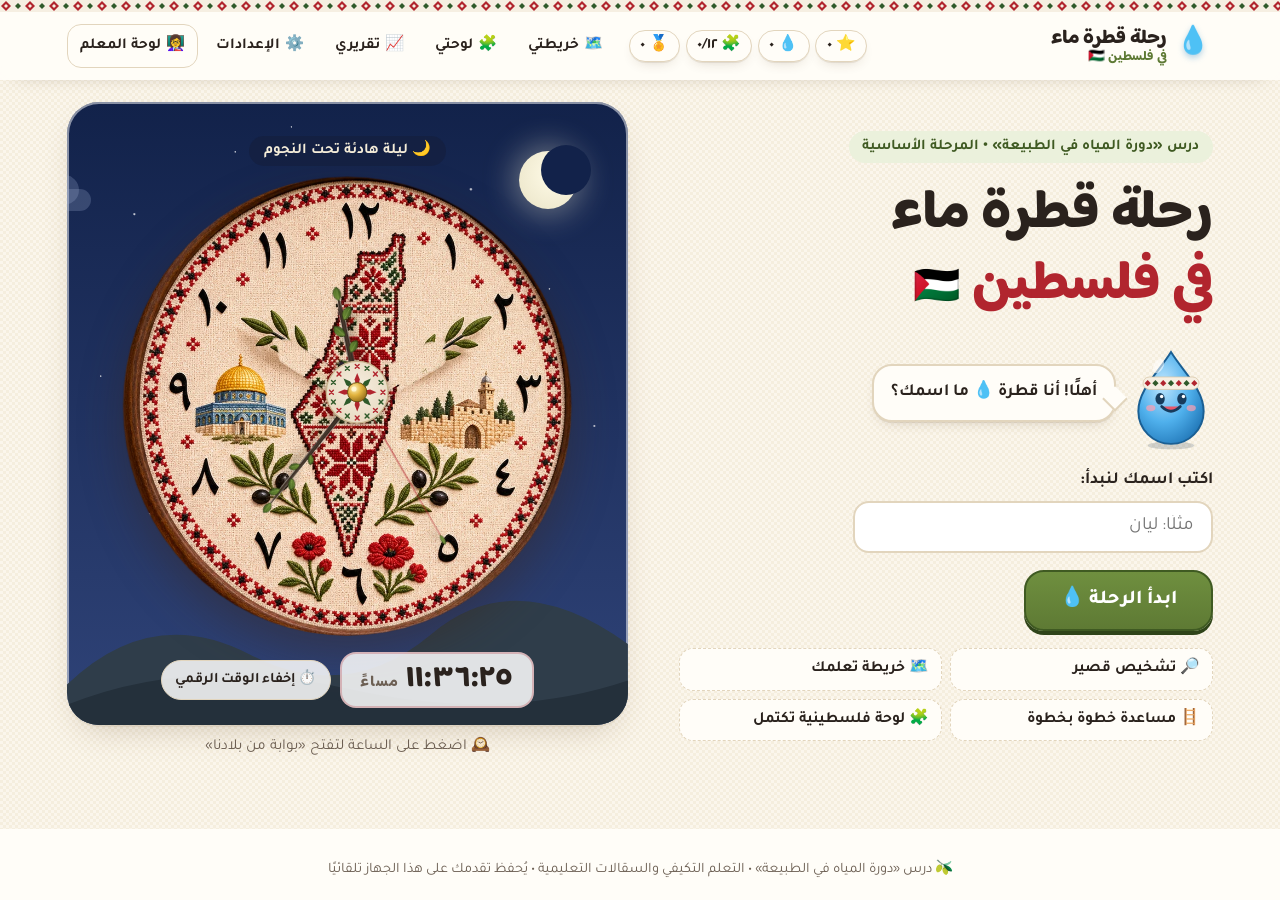
<file: index.html>
<!doctype html>
<html lang="ar" dir="rtl">
<head>
  <meta charset="utf-8">
  <meta name="viewport" content="width=device-width, initial-scale=1, viewport-fit=cover">
  <title>رحلة قطرة ماء في فلسطين</title>
  <meta name="description" content="موقع تعليمي تفاعلي تكيفي لدرس دورة المياه في الطبيعة للمرحلة الأساسية، باستراتيجية السقالات التعليمية والهوية الفلسطينية.">
  <meta name="theme-color" content="#5e7a34">
  <link rel="icon" href="data:image/svg+xml,<svg xmlns='http://www.w3.org/2000/svg' viewBox='0 0 100 100'><text y='.9em' font-size='90'>💧</text></svg>">
  <link rel="preconnect" href="https://fonts.googleapis.com">
  <link rel="preconnect" href="https://fonts.gstatic.com" crossorigin>
  <link rel="stylesheet" href="https://fonts.googleapis.com/css2?family=Baloo+Bhaijaan+2:wght@500;700;800&family=Tajawal:wght@400;500;700;800&display=swap">
  <link rel="stylesheet" href="css/style.css">
</head>
<body>
  <a class="skip" href="#app">تخطَّ إلى المحتوى</a>
  <header class="topbar">
    <div class="tatreez-strip" aria-hidden="true"></div>
    <div class="topbar-in">
      <button type="button" class="brand" data-nav="home" aria-label="الصفحة الرئيسية">
        <span class="brand-drop" aria-hidden="true">💧</span>
        <span class="brand-t">رحلة قطرة ماء <small>في فلسطين 🇵🇸</small></span>
      </button>
      <div class="hud" id="hud" aria-label="إنجازاتي"></div>
      <nav class="nav" aria-label="التنقل">
        <button type="button" class="nav-b" data-nav="map"><span aria-hidden="true">🗺️</span><span class="nav-t">خريطتي</span></button>
        <button type="button" class="nav-b" data-nav="puzzle"><span aria-hidden="true">🧩</span><span class="nav-t">لوحتي</span></button>
        <button type="button" class="nav-b" data-nav="report"><span aria-hidden="true">📈</span><span class="nav-t">تقريري</span></button>
        <button type="button" class="nav-b" data-nav="settings" aria-label="الإعدادات"><span aria-hidden="true">⚙️</span><span class="nav-t">الإعدادات</span></button>
        <a class="nav-b teacher-link" href="teacher.html"><span aria-hidden="true">👩‍🏫</span><span class="nav-t">لوحة المعلم</span></a>
      </nav>
    </div>
  </header>

  <main id="app" tabindex="-1" aria-live="off"></main>

  <footer class="site-foot">
    <span aria-hidden="true">🫒</span> درس «دورة المياه في الطبيعة» • التعلم التكيفي والسقالات التعليمية • يُحفظ تقدمك على هذا الجهاز تلقائيًا
  </footer>

  <div id="modal-root" hidden></div>
  <div id="toast-root" class="toasts" aria-live="polite" aria-atomic="false"></div>

  <script src="js/data.js"></script>
  <script src="js/store.js"></script>
  <script src="js/ui.js"></script>
  <script src="js/visuals.js"></script>
  <script src="js/tasks.js"></script>
  <script src="js/clock.js"></script>
  <script src="js/app.js"></script>
</body>
</html>
</file>
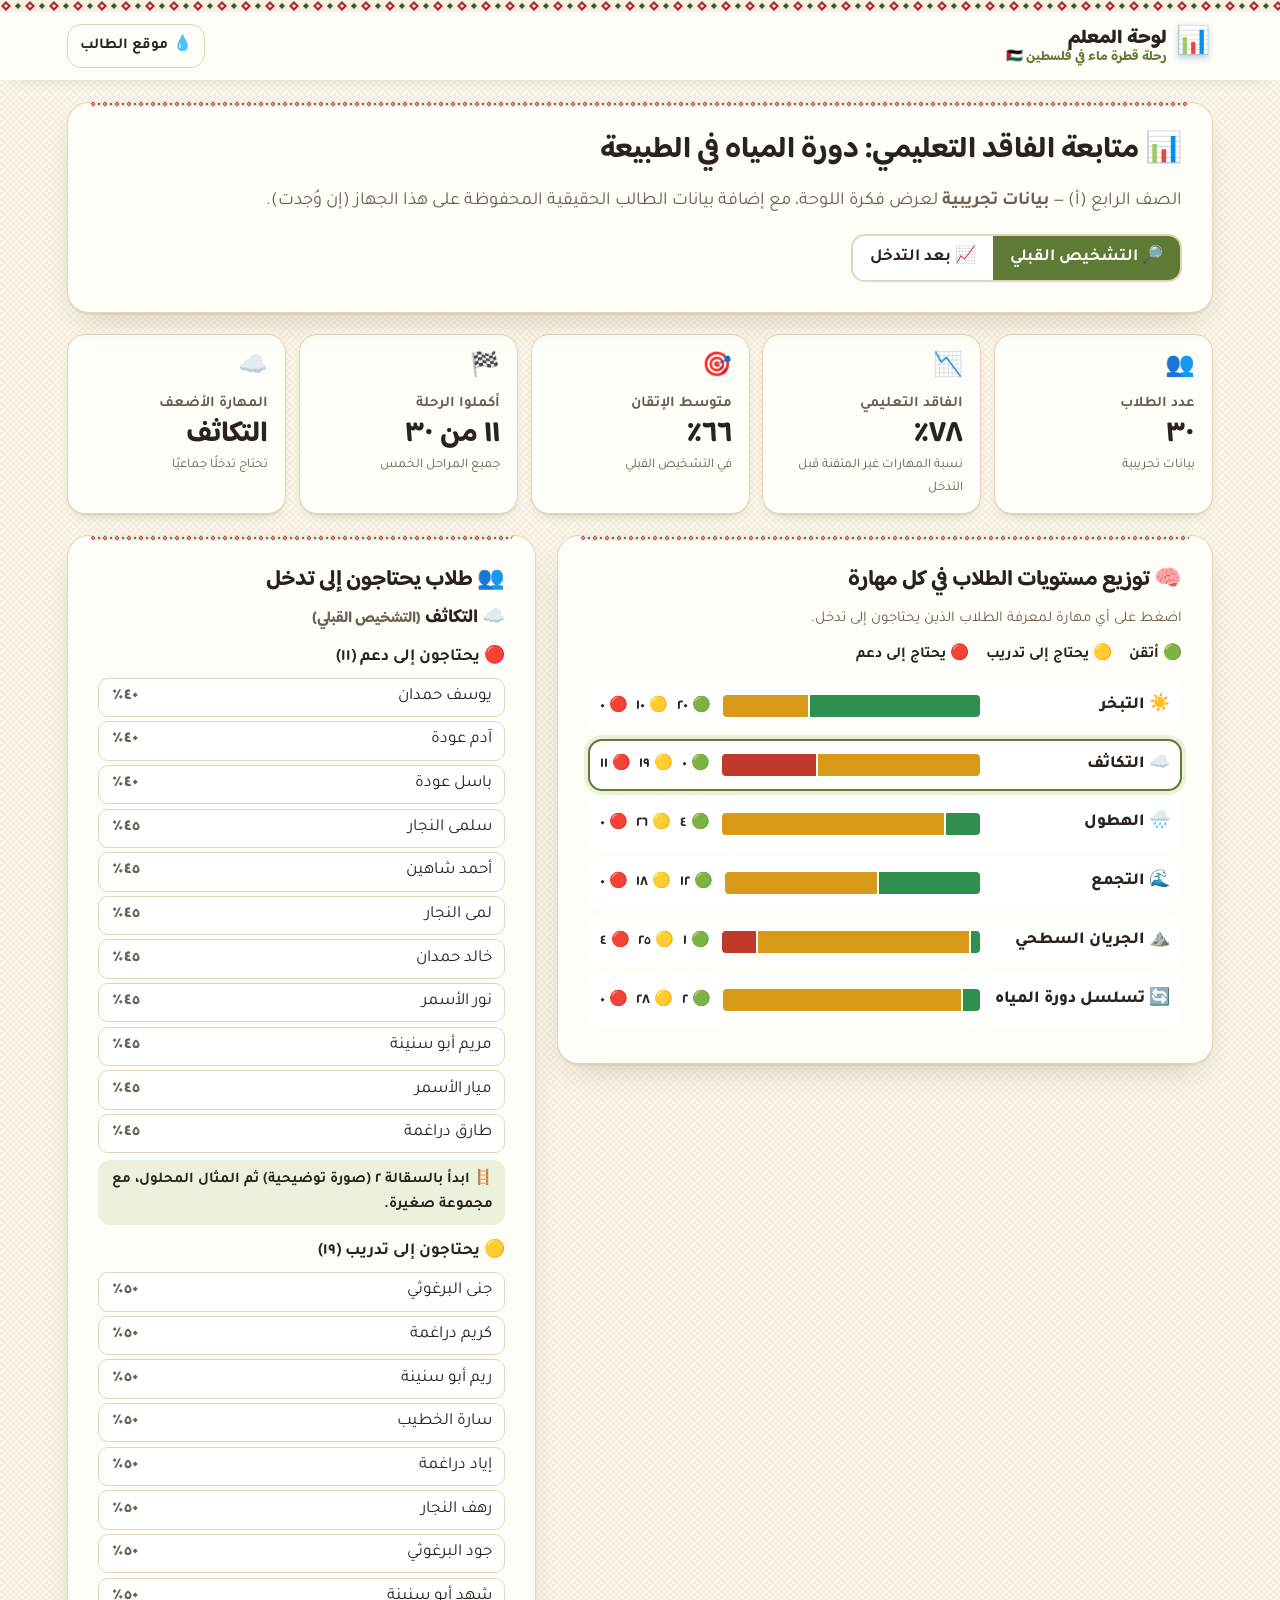
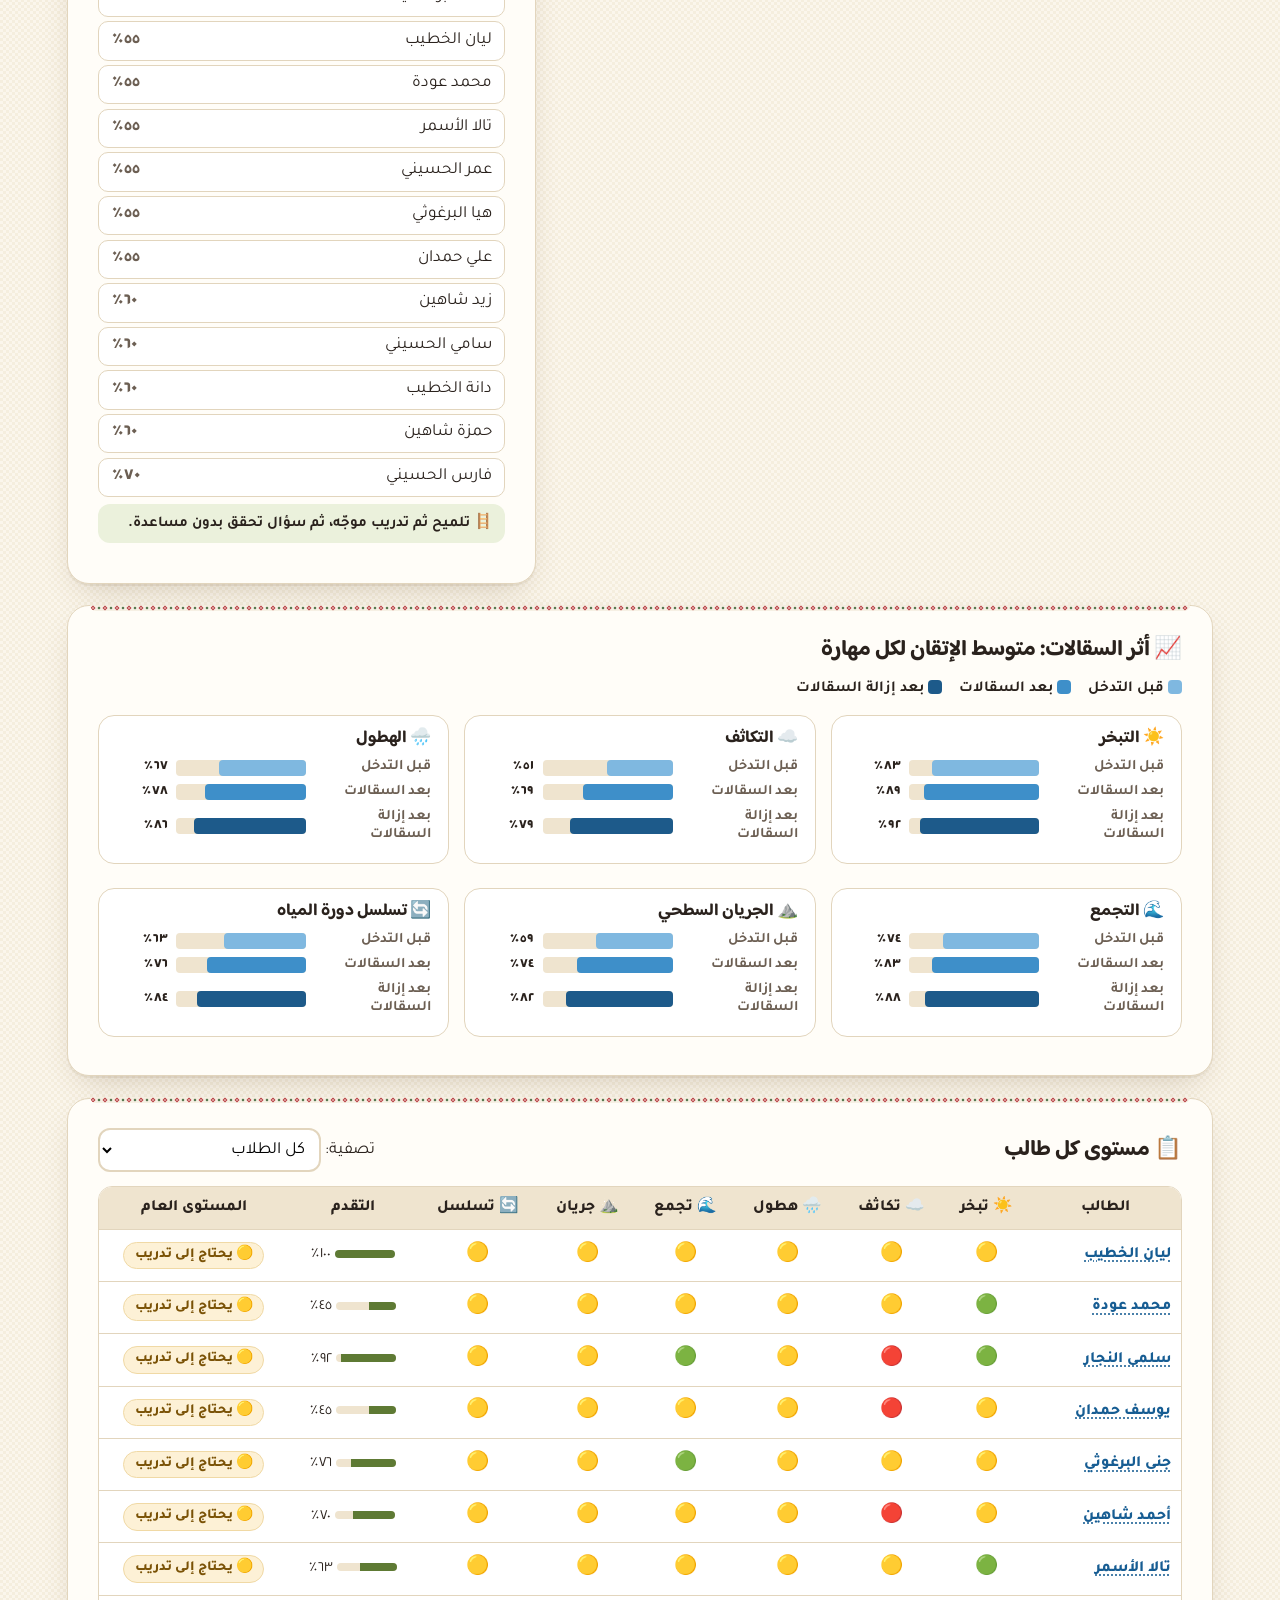
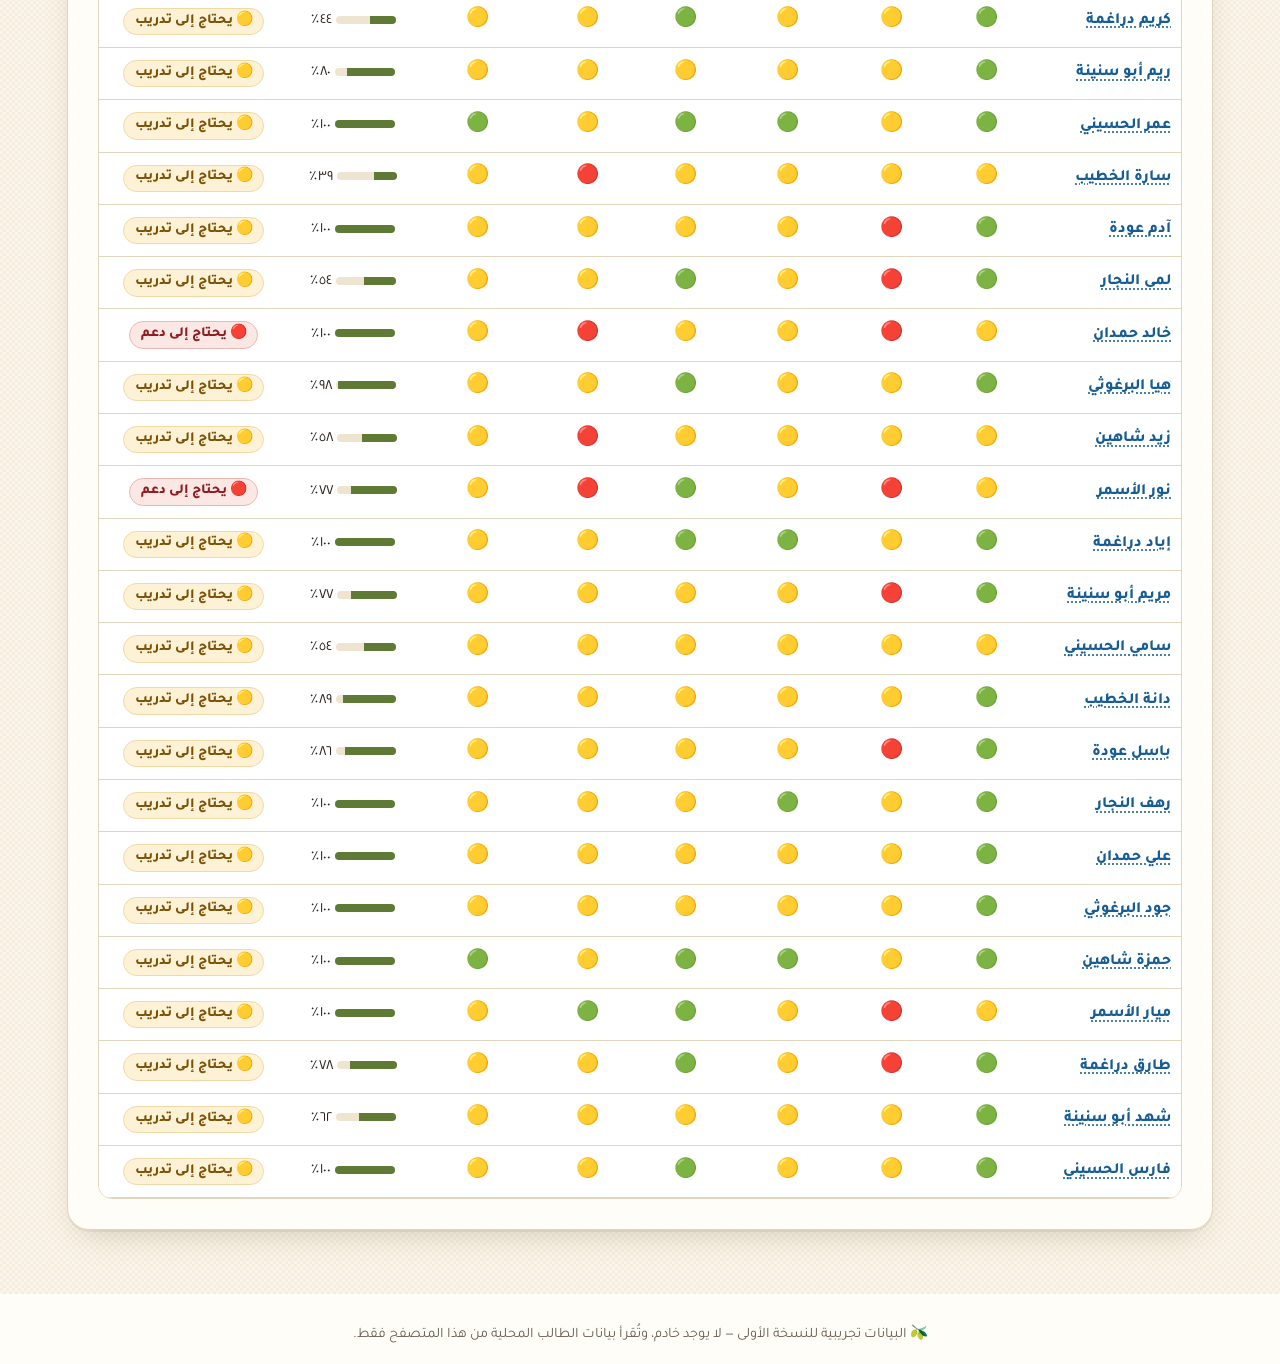
<file: teacher.html>
<!doctype html>
<html lang="ar" dir="rtl">
<head>
  <meta charset="utf-8">
  <meta name="viewport" content="width=device-width, initial-scale=1, viewport-fit=cover">
  <title>لوحة المعلم — رحلة قطرة ماء</title>
  <link rel="icon" href="data:image/svg+xml,<svg xmlns='http://www.w3.org/2000/svg' viewBox='0 0 100 100'><text y='.9em' font-size='90'>📊</text></svg>">
  <link rel="preconnect" href="https://fonts.googleapis.com">
  <link rel="preconnect" href="https://fonts.gstatic.com" crossorigin>
  <link rel="stylesheet" href="https://fonts.googleapis.com/css2?family=Baloo+Bhaijaan+2:wght@500;700;800&family=Tajawal:wght@400;500;700;800&display=swap">
  <link rel="stylesheet" href="css/style.css">
  <link rel="stylesheet" href="css/teacher.css">
</head>
<body class="teacher">
  <a class="skip" href="#t-main">تخطَّ إلى المحتوى</a>
  <header class="topbar">
    <div class="tatreez-strip" aria-hidden="true"></div>
    <div class="topbar-in">
      <a class="brand" href="index.html" aria-label="العودة إلى موقع الطالب">
        <span class="brand-drop" aria-hidden="true">📊</span>
        <span class="brand-t">لوحة المعلم <small>رحلة قطرة ماء في فلسطين 🇵🇸</small></span>
      </a>
      <nav class="nav" aria-label="التنقل" style="margin-inline-start:auto">
        <a class="nav-b teacher-link" href="index.html"><span aria-hidden="true">💧</span><span class="nav-t">موقع الطالب</span></a>
      </nav>
    </div>
  </header>

  <main id="t-main" tabindex="-1">
    <section class="card t-intro">
      <div>
        <h1>📊 متابعة الفاقد التعليمي: دورة المياه في الطبيعة</h1>
        <p class="lead">الصف الرابع (أ) — <b>بيانات تجريبية</b> لعرض فكرة اللوحة، مع إضافة بيانات الطالب الحقيقية المحفوظة على هذا الجهاز (إن وُجدت).</p>
      </div>
      <div class="seg" role="group" aria-label="عرض البيانات">
        <button type="button" class="seg-b" data-view="pre" aria-pressed="true">🔎 التشخيص القبلي</button>
        <button type="button" class="seg-b" data-view="post" aria-pressed="false">📈 بعد التدخل</button>
      </div>
    </section>

    <section class="kpis" id="kpis" aria-label="مؤشرات عامة"></section>

    <div class="t-grid">
      <section class="card" aria-labelledby="dist-h">
        <h2 id="dist-h">🧠 توزيع مستويات الطلاب في كل مهارة</h2>
        <p class="muted small">اضغط على أي مهارة لمعرفة الطلاب الذين يحتاجون إلى تدخل.</p>
        <div class="legend"><span>🟢 أتقن</span><span>🟡 يحتاج إلى تدريب</span><span>🔴 يحتاج إلى دعم</span></div>
        <div id="dist"></div>
      </section>
      <section class="card" aria-labelledby="det-h" id="detail-card">
        <h2 id="det-h">👥 طلاب يحتاجون إلى تدخل</h2>
        <div id="detail" aria-live="polite"><p class="muted">اختر مهارة من القائمة لعرض الطلاب.</p></div>
      </section>
    </div>

    <section class="card" aria-labelledby="imp-h">
      <h2 id="imp-h">📈 أثر السقالات: متوسط الإتقان لكل مهارة</h2>
      <div class="legend"><span><i class="sw s1"></i> قبل التدخل</span><span><i class="sw s2"></i> بعد السقالات</span><span><i class="sw s3"></i> بعد إزالة السقالات</span></div>
      <div id="impact" class="impact"></div>
    </section>

    <section class="card" aria-labelledby="tbl-h">
      <div class="tbl-head">
        <h2 id="tbl-h">📋 مستوى كل طالب</h2>
        <label class="filter">تصفية: <select id="filter">
          <option value="all">كل الطلاب</option>
          <option value="red">لديه مهارة 🔴 تحتاج دعمًا</option>
          <option value="yellow">لديه مهارة 🟡 تحتاج تدريبًا</option>
          <option value="green">أتقن كل المهارات 🟢</option>
        </select></label>
      </div>
      <div class="tbl-wrap"><table class="t-table" id="table"></table></div>
    </section>
  </main>

  <footer class="site-foot">🫒 البيانات تجريبية للنسخة الأولى — لا يوجد خادم، وتُقرأ بيانات الطالب المحلية من هذا المتصفح فقط.</footer>

  <div id="modal-root" hidden></div>
  <div id="toast-root" class="toasts" aria-live="polite"></div>

  <script src="js/data.js"></script>
  <script src="js/store.js"></script>
  <script src="js/ui.js"></script>
  <script src="js/teacher.js"></script>
</body>
</html>
</file>
<file: css/style.css>
/* =========================================================
   رحلة قطرة ماء في فلسطين — الأنماط
   الهوية: كتان مطرز + أحمر التطريز + أخضر الزيتون + أزرق الماء + الحجر الفلسطيني
   ========================================================= */
:root {
  --fs-scale: 1;
  --linen: #fbf6ec;
  --stone: #efe4cf;
  --stone-2: #e3d3b4;
  --surface: #fffdf8;
  --ink: #2a221d;
  --muted: #6c5f53;
  --line: #e2d5bd;
  --red: #b1252e;
  --red-dark: #8c1b22;
  --red-soft: #fbe7e4;
  --olive: #5e7a34;
  --olive-dark: #3f5a22;
  --olive-soft: #ebf1dc;
  --water: #2581c4;
  --water-dark: #175d93;
  --water-soft: #e2f1fb;
  --gold: #d9a730;
  --ok: #2f8f4e;  --ok-soft: #e1f3e6;
  --warn: #b97a0c; --warn-soft: #fdf1d6;
  --bad: #b1252e; --bad-soft: #fbe7e4;
  --s1: #7fb8e0; --s2: #3e8fc9; --s3: #1d5a8a;
  --r: 22px;
  --shadow: 0 2px 0 rgba(120, 90, 50, .08), 0 14px 34px -14px rgba(90, 60, 30, .28);
  --shadow-sm: 0 1px 0 rgba(120, 90, 50, .1), 0 6px 14px -8px rgba(90, 60, 30, .3);
  --f-display: "Baloo Bhaijaan 2", "Tajawal", "Segoe UI", Tahoma, sans-serif;
  --f-body: "Tajawal", "Segoe UI", Tahoma, Arial, sans-serif;
  --tatreez: url("data:image/svg+xml,%3Csvg xmlns='http://www.w3.org/2000/svg' width='24' height='12' viewBox='0 0 24 12'%3E%3Crect width='24' height='12' fill='%23f6efe2'/%3E%3Cpath d='M6 1l5 5-5 5-5-5z' fill='%23b1252e'/%3E%3Cpath d='M6 4l2 2-2 2-2-2z' fill='%23f6efe2'/%3E%3Cpath d='M18 3l3 3-3 3-3-3z' fill='%232f5a2a'/%3E%3C/svg%3E");
  --weave: url("data:image/svg+xml,%3Csvg xmlns='http://www.w3.org/2000/svg' width='6' height='6'%3E%3Cpath d='M0 0h3v3H0zM3 3h3v3H3z' fill='%23d9c7a3' fill-opacity='.18'/%3E%3C/svg%3E");
  color-scheme: light;
}
html.hc {
  --ink: #000; --muted: #222; --line: #555; --surface: #fff; --linen: #fff; --stone: #fff;
  --red: #8c0f17; --olive: #2a4a0c; --water: #0b4f86;
}

* { box-sizing: border-box; }
html { font-size: calc(17px * var(--fs-scale)); -webkit-text-size-adjust: 100%; }
body {
  margin: 0; min-height: 100vh; display: flex; flex-direction: column;
  font-family: var(--f-body); color: var(--ink); line-height: 1.7;
  background: var(--linen) var(--weave);
}
html.hc body { background: #fff; }
h1, h2, h3 { font-family: var(--f-display); line-height: 1.3; margin: 0 0 .5em; color: var(--ink); }
h1 { font-size: 1.75rem; }
h2 { font-size: 1.3rem; margin-top: 1.2em; }
h3 { font-size: 1.1rem; }
p { margin: 0 0 .7em; }
button, input { font: inherit; color: inherit; }
img, svg { max-width: 100%; }
:focus-visible { outline: 3px solid var(--water); outline-offset: 3px; border-radius: 10px; }
[tabindex="-1"]:focus { outline: none; }
.sr-only { position: absolute; width: 1px; height: 1px; overflow: hidden; clip: rect(0 0 0 0); white-space: nowrap; }
.skip { position: absolute; inset-inline-start: 1rem; top: -60px; background: var(--ink); color: #fff; padding: .5rem 1rem; border-radius: 10px; z-index: 50; }
.skip:focus { top: .5rem; }
.muted { color: var(--muted); }
.small { font-size: .88rem; }
.center { text-align: center; display: flex; flex-direction: column; align-items: center; }
.row-gap { flex-direction: row; flex-wrap: wrap; justify-content: center; gap: .75rem; }
.lead { font-size: 1.08rem; color: var(--muted); }

/* ---------- الشريط العلوي ---------- */
.topbar { position: sticky; top: 0; z-index: 20; background: rgba(255, 253, 248, .94); backdrop-filter: blur(8px); box-shadow: 0 6px 20px -16px rgba(60, 40, 20, .5); }
.tatreez-strip { height: 12px; background: var(--tatreez) repeat-x; background-size: auto 12px; }
.topbar-in { max-width: 1180px; margin: 0 auto; display: flex; align-items: center; gap: .75rem; padding: .45rem 1rem; flex-wrap: wrap; }
.brand { display: flex; align-items: center; gap: .5rem; background: none; border: 0; cursor: pointer; padding: .2rem; }
.brand-drop { font-size: 1.6rem; filter: drop-shadow(0 3px 3px rgba(37, 129, 196, .35)); }
.brand-t { font-family: var(--f-display); font-weight: 800; font-size: 1.15rem; line-height: 1.1; text-align: start; }
.brand-t small { display: block; font-size: .78rem; color: var(--olive); font-weight: 700; }
.hud { display: flex; gap: .35rem; flex-wrap: wrap; margin-inline-start: auto; }
.hud-chip { background: var(--surface); border: 1.5px solid var(--line); border-radius: 999px; padding: .12rem .6rem; font-size: .92rem; box-shadow: var(--shadow-sm); white-space: nowrap; }
.nav { display: flex; gap: .3rem; flex-wrap: wrap; }
.nav-b { display: inline-flex; align-items: center; gap: .3rem; min-height: 44px; padding: .3rem .7rem; border-radius: 14px; background: transparent; border: 1.5px solid transparent; cursor: pointer; text-decoration: none; color: var(--ink); font-weight: 700; font-size: .9rem; }
.nav-b:hover { background: var(--olive-soft); }
.nav-b.active { background: var(--olive-soft); border-color: #c7d6a8; }
.teacher-link { border-color: var(--line); }
@media (max-width: 860px) {
  .nav-t { display: none; }
  .nav-b { padding: .3rem .55rem; font-size: 1.15rem; }
  .hud { order: 3; width: 100%; justify-content: center; margin: 0; }
  .nav { margin-inline-start: auto; }
}

main { flex: 1; width: 100%; max-width: 1180px; margin: 0 auto; padding: 1.25rem 1rem 2.5rem; }
.site-foot { text-align: center; color: var(--muted); font-size: .85rem; padding: 1rem; border-top: 12px solid transparent; border-image: var(--tatreez) 12 round; background: var(--surface); }

/* ---------- البطاقات والأزرار ---------- */
.card {
  background: var(--surface); border-radius: var(--r); padding: clamp(1rem, 3vw, 1.75rem);
  box-shadow: var(--shadow); border: 1.5px solid var(--line); position: relative; margin-bottom: 1.25rem;
  animation: rise .4s ease both;
}
.card::before { content: ""; position: absolute; inset-inline: 22px; top: -1.5px; height: 6px; border-radius: 0 0 8px 8px; background: var(--tatreez) repeat-x; background-size: auto 6px; opacity: .9; }
.narrow { max-width: 720px; margin-inline: auto; }

.btn {
  --bg: var(--surface); --bd: var(--line); --fg: var(--ink); --sh: #d8c8a8;
  display: inline-flex; align-items: center; justify-content: center; gap: .4rem;
  min-height: 48px; padding: .55rem 1.25rem; border-radius: 16px; cursor: pointer; font-weight: 800;
  background: var(--bg); color: var(--fg); border: 2px solid var(--bd);
  box-shadow: 0 4px 0 var(--sh); transition: transform .12s, box-shadow .12s, filter .15s; text-decoration: none;
}
.btn:hover:not(:disabled) { filter: brightness(1.04); transform: translateY(-1px); }
.btn:active:not(:disabled) { transform: translateY(3px); box-shadow: 0 1px 0 var(--sh); }
.btn:disabled { opacity: .5; cursor: not-allowed; box-shadow: none; }
.btn-primary { --bg: linear-gradient(180deg, #6f8f3f, var(--olive)); --bd: var(--olive-dark); --fg: #fff; --sh: #2f4419; }
.btn-soft { --bg: var(--water-soft); --bd: #b6d8ef; --fg: var(--water-dark); --sh: #a9cbe3; }
.btn-ghost { --bg: transparent; --bd: var(--line); --sh: transparent; box-shadow: none; }
.btn-danger { --bg: var(--red-soft); --bd: #ebb8b3; --fg: var(--red-dark); --sh: #e0a7a1; }
.btn-xl { min-height: 58px; font-size: 1.15rem; padding: .7rem 2rem; border-radius: 20px; }
.btn-sm { min-height: 40px; padding: .3rem .8rem; font-size: .9rem; }
.icon-btn { width: 44px; height: 44px; flex: none; border-radius: 14px; border: 1.5px solid var(--line); background: var(--surface); cursor: pointer; font-size: 1.1rem; box-shadow: var(--shadow-sm); }
.icon-btn:hover { background: var(--water-soft); }
.chip-btn { border: 1.5px solid var(--line); background: var(--surface); border-radius: 999px; padding: .25rem .8rem; min-height: 40px; cursor: pointer; font-size: .85rem; font-weight: 700; }

/* ---------- الصفحة الرئيسية ---------- */
.home { display: grid; grid-template-columns: 1fr 1.05fr; gap: clamp(1rem, 4vw, 3rem); align-items: center; }
.kicker { display: inline-block; background: var(--olive-soft); color: var(--olive-dark); font-weight: 700; font-size: .88rem; padding: .2rem .8rem; border-radius: 999px; }
.home h1 { font-size: clamp(2rem, 5vw, 3.2rem); font-weight: 800; margin-top: .4rem; }
.home h1 span { color: var(--red); }
.home h1 .flag-dot { font-size: .7em; }
.hero-drop { display: flex; align-items: center; gap: .75rem; margin: .5rem 0 1rem; }
.mascot { width: 84px; height: auto; flex: none; animation: bob 3.2s ease-in-out infinite; }
.bubble { position: relative; background: var(--surface); border: 2px solid var(--line); border-radius: 20px; padding: .75rem 1rem; box-shadow: var(--shadow-sm); font-weight: 600; }
.bubble::before { content: ""; position: absolute; inset-inline-start: -10px; top: 24px; width: 16px; height: 16px; background: var(--surface); border-inline-start: 2px solid var(--line); border-bottom: 2px solid var(--line); transform: rotate(45deg); }
.bubble.big { font-size: 1.15rem; }
.bubble p { margin: 0 0 .4rem; }
.name-form label { font-weight: 700; display: block; margin-bottom: .3rem; }
.name-row input { width: 100%; max-width: 360px; min-height: 52px; border-radius: 16px; border: 2px solid var(--line); padding: .5rem 1rem; background: #fff; font-size: 1.1rem; }
.name-row input:focus { border-color: var(--olive); outline: none; box-shadow: 0 0 0 4px var(--olive-soft); }
.home-actions { display: flex; flex-wrap: wrap; gap: .75rem; margin: 1rem 0; }
.home-steps { list-style: none; padding: 0; margin: .5rem 0 0; display: grid; grid-template-columns: repeat(2, minmax(0, 1fr)); gap: .5rem; }
.home-steps li { background: var(--surface); border: 1.5px dashed var(--line); border-radius: 14px; padding: .4rem .7rem; font-weight: 700; font-size: .92rem; }
.clock-note { text-align: center; color: var(--muted); font-size: .9rem; margin-top: .5rem; }
@media (max-width: 860px) {
  .home { grid-template-columns: 1fr; }
  .home-clock { order: -1; }
}

/* ---------- 🕰️ الساعة ---------- */
.clock-stage {
  position: relative; border-radius: 32px; padding: clamp(1rem, 4vw, 2rem) clamp(.75rem, 3vw, 1.5rem) 1rem;
  overflow: hidden; isolation: isolate; transition: background 1.2s ease;
  --sky1: #8fd0f6; --sky2: #fff4dc; --hill1: #b4c98a; --hill2: #92ad63;
  background: linear-gradient(180deg, var(--sky1), var(--sky2));
  box-shadow: inset 0 0 0 2px rgba(255, 255, 255, .5), var(--shadow);
}
.clock-stage[data-phase="morning"] { --sky1: #ffd9b0; --sky2: #fff6e6; --hill1: #c3d39c; --hill2: #a0b872; }
.clock-stage[data-phase="day"]     { --sky1: #86c9f2; --sky2: #eaf6fd; }
.clock-stage[data-phase="sunset"]  { --sky1: #e98a5a; --sky2: #ffd9a0; --hill1: #9e8a62; --hill2: #7d6c4b; }
.clock-stage[data-phase="night"]   { --sky1: #12224a; --sky2: #2f4378; --hill1: #2f3d4a; --hill2: #24303b; }
.sky { position: absolute; inset: 0; z-index: -1; pointer-events: none; }
.sky-sun, .sky-moon { position: absolute; width: 58px; height: 58px; border-radius: 50%; transition: all 1.2s ease; }
.sky-sun { background: radial-gradient(circle at 35% 35%, #fff6c7, #ffd34d 55%, #f0a91c); box-shadow: 0 0 40px 12px rgba(255, 205, 80, .55); top: 7%; inset-inline-end: 8%; }
.sky-moon { background: radial-gradient(circle at 60% 40%, #fffbe8, #e9e3c6); box-shadow: 0 0 30px 6px rgba(255, 250, 220, .35); top: 8%; inset-inline-start: 9%; opacity: 0; }
.sky-moon::after { content: ""; position: absolute; width: 50px; height: 50px; border-radius: 50%; background: var(--sky1); top: -6px; inset-inline-start: -14px; }
.clock-stage[data-phase="morning"] .sky-sun { top: 30%; inset-inline-end: 4%; background: radial-gradient(circle at 35% 35%, #fff2d0, #ffc163 60%, #f28d3c); }
.clock-stage[data-phase="sunset"] .sky-sun { top: 62%; inset-inline-start: 4%; inset-inline-end: auto; background: radial-gradient(circle, #ffe0a3, #f27a3c 65%); box-shadow: 0 0 50px 20px rgba(242, 122, 60, .5); }
.clock-stage[data-phase="night"] .sky-sun { opacity: 0; top: 90%; }
.clock-stage[data-phase="night"] .sky-moon { opacity: 1; }
.stars { position: absolute; inset: 0; opacity: 0; transition: opacity 1.2s;
  background-image: radial-gradient(1.6px 1.6px at 12% 18%, #fff, transparent), radial-gradient(1.2px 1.2px at 30% 8%, #fff, transparent), radial-gradient(1.8px 1.8px at 72% 14%, #fff, transparent), radial-gradient(1.2px 1.2px at 86% 30%, #fff, transparent), radial-gradient(1.4px 1.4px at 52% 22%, #fff, transparent), radial-gradient(1.2px 1.2px at 6% 44%, #fff, transparent), radial-gradient(1.5px 1.5px at 94% 52%, #fff, transparent), radial-gradient(1.1px 1.1px at 40% 4%, #fff, transparent); }
.clock-stage[data-phase="night"] .stars { opacity: 1; animation: twinkle 4s ease-in-out infinite alternate; }
.cl { position: absolute; height: 22px; border-radius: 22px; background: rgba(255, 255, 255, .85); filter: blur(.3px); animation: drift 40s linear infinite; }
.cl::before, .cl::after { content: ""; position: absolute; background: inherit; border-radius: 50%; }
.cl::before { width: 30px; height: 30px; top: -14px; inset-inline-start: 12px; }
.cl::after { width: 22px; height: 22px; top: -9px; inset-inline-start: 34px; }
.c1 { width: 80px; top: 14%; left: -10%; }
.c2 { width: 60px; top: 30%; left: -20%; animation-duration: 55s; animation-delay: -20s; opacity: .8; }
.clock-stage[data-phase="night"] .cl { background: rgba(160, 175, 210, .25); }
.clock-stage[data-phase="sunset"] .cl { background: rgba(255, 210, 190, .8); }
.hills-bg { position: absolute; bottom: 0; left: 0; width: 100%; height: 26%; }
.hills-bg path { fill: var(--hill1); transition: fill 1.2s; }
.hills-bg .h2 { fill: var(--hill2); }
.phase-chip { position: relative; z-index: 2; text-align: center; margin: 0 auto .6rem; width: fit-content; padding: .15rem .9rem; border-radius: 999px; background: rgba(255, 255, 255, .75); font-weight: 700; font-size: .88rem; }
.clock-stage[data-phase="night"] .phase-chip { background: rgba(20, 30, 60, .6); color: #f4ecd8; }

.clock-wrap { position: relative; width: min(100%, 460px); margin: 0 auto; }
.clock {
  position: relative; display: block; width: 100%; aspect-ratio: 1; padding: 0; border: 0; background: none; cursor: pointer;
  border-radius: 50%; container-type: inline-size; -webkit-tap-highlight-color: transparent;
  filter: drop-shadow(0 18px 22px rgba(60, 35, 15, .35)); transition: transform .3s ease;
}
.clock:hover { transform: scale(1.015); }
.clock:focus-visible { outline: 4px solid var(--gold); outline-offset: 6px; border-radius: 50%; }
.clock img { display: block; width: 100%; height: 100%; border-radius: 50%; user-select: none; pointer-events: none; }
.hand-pivot { position: absolute; width: 0; height: 0; }
.hand { position: absolute; left: 0; top: 0; width: 0; height: 0; transform: rotate(0deg); transform-origin: 0 0; will-change: transform; }
.hand svg { position: absolute; display: block; max-width: none; filter: drop-shadow(1.2cqw 1.6cqw .9cqw rgba(40, 25, 10, .35)); }
.hand.hour { transition: transform .9s cubic-bezier(.4, 0, .2, 1); }
.hand.minute { transition: transform .6s cubic-bezier(.4, 0, .2, 1); }
.hand.second { transition: transform .32s cubic-bezier(.34, 1.56, .64, 1); }
.hand.hour svg   { width: 7cqw;   height: 28cqw;   left: -3.5cqw; top: -24cqw; }
.hand.minute svg { width: 6cqw;   height: 39cqw;   left: -3cqw;   top: -34cqw; }
.hand.second svg { width: 3cqw;   height: 47cqw;   left: -1.5cqw; top: -38cqw; }
.hub { position: absolute; width: 14cqw; height: 14cqw; left: -7cqw; top: -7cqw; filter: drop-shadow(0 .6cqw .8cqw rgba(40, 25, 10, .35)); }
.hub svg { width: 100%; height: 100%; display: block; }
.no-trans .hand, html.no-motion .hand { transition: none !important; }
.clock-tip {
  position: absolute; bottom: 102%; left: 50%; transform: translate(-50%, 6px); opacity: 0; pointer-events: none;
  background: var(--ink); color: #fff; padding: .35rem .9rem; border-radius: 12px; font-size: .85rem; line-height: 1.4; text-align: center; white-space: nowrap;
  transition: opacity .2s, transform .2s; z-index: 3;
}
.clock-tip b { font-size: 1.05rem; }
.clock:hover .clock-tip, .clock:focus-visible .clock-tip { opacity: 1; transform: translate(-50%, 0); }
.digital-row { position: relative; z-index: 2; display: flex; flex-wrap: wrap; gap: .5rem; align-items: center; justify-content: center; margin-top: .9rem; }
.digital { margin: 0; font-family: var(--f-display); font-weight: 800; font-size: 1.7rem; letter-spacing: .04em; padding: .1rem 1.1rem; border-radius: 16px; background: rgba(255, 255, 255, .85); border: 2px solid rgba(177, 37, 46, .25); font-variant-numeric: tabular-nums; direction: ltr; unicode-bidi: isolate; }
.digital small { font-size: .9rem; font-weight: 700; color: var(--muted); }
.hide-digital .digital { display: none; }
.clock-stage[data-phase="night"] .chip-btn { background: rgba(255, 255, 255, .85); }

/* ---------- القصة والمراحل ---------- */
.story-scene { border-radius: 18px; overflow: hidden; border: 2px solid var(--line); margin-bottom: 1rem; background: #e8f5fd; }
.story-scene svg, .task-visual svg, .scaffold svg, .anim-box svg, .g-stage svg { display: block; width: 100%; height: auto; }
.story-talk { display: flex; gap: 1rem; align-items: center; margin-bottom: 1rem; }
.story-talk .bubble { flex: 1; display: flex; gap: .5rem; align-items: flex-start; }
.story-talk .bubble p { flex: 1; }
.story { max-width: 820px; margin-inline: auto; }
.pill-list { list-style: none; padding: 0; display: flex; flex-wrap: wrap; gap: .4rem; justify-content: center; margin: 1rem 0 1.5rem; }
.pill-list li { background: var(--water-soft); color: var(--water-dark); border-radius: 999px; padding: .2rem .8rem; font-weight: 700; }
.path-list { padding-inline-start: 1.2rem; margin: 0 0 1rem; }
.path-list li { margin-bottom: .35rem; }
.stage-intro { max-width: 860px; margin-inline: auto; }

/* ---------- المهام ---------- */
.task-card { max-width: 900px; margin-inline: auto; }
.task-head { display: flex; flex-wrap: wrap; gap: .5rem 1rem; align-items: center; justify-content: space-between; margin-bottom: .75rem; }
.step-label { margin: 0; font-weight: 800; color: var(--olive-dark); }
.skill-tag { background: var(--water-soft); color: var(--water-dark); border-radius: 999px; padding: .05rem .6rem; }
.diff { display: inline-flex; gap: 3px; vertical-align: middle; margin-inline-start: .3rem; }
.diff i { width: 9px; height: 9px; border-radius: 50%; background: var(--line); }
.diff i.on { background: var(--red); }
.dots { display: flex; gap: 6px; }
.dots span { width: 26px; height: 8px; border-radius: 8px; background: var(--line); }
.dots .done { background: var(--olive); }
.dots .now { background: var(--water); }
.prompt-row { display: flex; gap: .5rem; align-items: flex-start; margin-bottom: 1rem; }
.prompt { flex: 1; font-size: clamp(1.2rem, 2.6vw, 1.5rem); margin: 0; border-radius: 12px; }
.prompt.flash { animation: flash 1s ease; }
.task-help { color: var(--muted); font-size: .92rem; margin-bottom: .6rem; }
.task-visual { margin: 0 auto 1rem; max-width: 520px; border-radius: 18px; overflow: hidden; border: 2px solid var(--line); background: #fff; }
.task-foot { display: flex; justify-content: space-between; gap: .75rem; flex-wrap: wrap; margin-top: 1.25rem; padding-top: 1rem; border-top: 1.5px dashed var(--line); }

.options { display: grid; gap: .65rem; }
.opt {
  display: flex; align-items: center; gap: .75rem; width: 100%; text-align: start; cursor: pointer;
  min-height: 60px; padding: .6rem 1rem; border-radius: 18px; background: #fff; border: 2.5px solid var(--line);
  box-shadow: 0 3px 0 var(--stone-2); font-weight: 700; font-size: 1.05rem; transition: transform .12s, border-color .15s, background .15s;
}
.opt:hover:not(:disabled) { border-color: #b6d8ef; background: var(--water-soft); }
.opt.picked { border-color: var(--water); background: var(--water-soft); box-shadow: 0 3px 0 #9fc7e4; }
.opt-key { width: 34px; height: 34px; flex: none; display: grid; place-items: center; border-radius: 10px; background: var(--stone); font-family: var(--f-display); }
.opt-icon { font-size: 1.4rem; flex: none; }
.opt.is-right, .chip.is-right, .order-item.is-right, .spot.is-right .spot-l { border-color: var(--ok) !important; background: var(--ok-soft) !important; }
.opt.is-wrong, .chip.is-wrong, .order-item.is-wrong, .spot.is-wrong .spot-l { border-color: var(--bad) !important; background: var(--bad-soft) !important; }
.opt.is-right::after, .chip.is-right::after, .order-item.is-right::after { content: "✔"; margin-inline-start: auto; color: var(--ok); font-weight: 900; }
.opt.is-wrong::after, .chip.is-wrong::after, .order-item.is-wrong::after { content: "✘"; margin-inline-start: auto; color: var(--bad); font-weight: 900; }
.opt:disabled { cursor: default; }

.order-list { list-style: none; padding: 0; margin: 0; display: grid; gap: 10px; }
.order-item { display: flex; align-items: center; gap: .6rem; background: #fff; border: 2.5px solid var(--line); border-radius: 16px; padding: .45rem .6rem; box-shadow: 0 3px 0 var(--stone-2); font-weight: 700; cursor: grab; touch-action: none; user-select: none; }
.order-item.dragging { cursor: grabbing; z-index: 3; position: relative; box-shadow: 0 14px 24px -8px rgba(60, 40, 20, .4); border-color: var(--water); }
.order-num { width: 32px; height: 32px; flex: none; display: grid; place-items: center; border-radius: 50%; background: var(--olive); color: #fff; font-family: var(--f-display); }
.order-grip { color: var(--muted); font-size: 1.2rem; }
.order-t { flex: 1; }
.order-btns { display: flex; gap: 4px; }
.mini { width: 40px; height: 40px; border-radius: 12px; border: 1.5px solid var(--line); background: var(--linen); cursor: pointer; font-size: .9rem; }
.mini:disabled { opacity: .35; cursor: default; }

.dnd .zone { border-radius: 18px; transition: background .15s, border-color .15s; }
.zone.pool { background: var(--stone); padding: .75rem; margin-bottom: 1rem; border: 2px dashed var(--stone-2); min-height: 64px; }
.zone-items { display: flex; flex-wrap: wrap; gap: .5rem; min-height: 44px; }
.chip { display: inline-flex; align-items: center; gap: .4rem; min-height: 46px; padding: .35rem .9rem; border-radius: 14px; background: #fff; border: 2.5px solid var(--line); box-shadow: 0 3px 0 var(--stone-2); font-weight: 800; cursor: grab; touch-action: none; user-select: none; }
.chip.selected { border-color: var(--water); background: var(--water-soft); transform: translateY(-2px); box-shadow: 0 6px 0 #9fc7e4; }
.chip.dragging { position: relative; z-index: 10; cursor: grabbing; box-shadow: 0 14px 24px -8px rgba(60, 40, 20, .45); pointer-events: none; }
.has-selection .slot, .has-selection .bin { border-color: var(--water); background: #f3f9fd; }
.zone.over { border-color: var(--olive) !important; background: var(--olive-soft) !important; }
.match-grid { display: grid; grid-template-columns: repeat(auto-fit, minmax(170px, 1fr)); gap: .75rem; }
.slot { background: #fff; border: 2.5px dashed var(--line); padding: .7rem; display: flex; flex-direction: column; align-items: center; text-align: center; gap: .3rem; cursor: pointer; min-height: 170px; }
.slot-pic { font-size: 2.6rem; line-height: 1; filter: drop-shadow(0 4px 4px rgba(0, 0, 0, .15)); }
.slot-cap { font-weight: 700; font-size: .95rem; }
.slot .zone-items { justify-content: center; margin-top: auto; }
.bins { display: grid; gap: .75rem; grid-template-columns: repeat(auto-fit, minmax(160px, 1fr)); }
.bin { background: #fff; border: 2.5px dashed var(--line); padding: .7rem; min-height: 140px; cursor: pointer; }
.bin-title { display: block; font-weight: 800; color: var(--olive-dark); margin-bottom: .4rem; text-align: center; }
.bin .chip { font-size: .9rem; }
.locked .chip, .locked .slot, .locked .bin { cursor: default; }

.hotspot-wrap { position: relative; max-width: 560px; margin: 0 auto; }
.hotspot-wrap .task-visual { max-width: none; margin: 0; }
.spot { position: absolute; transform: translate(-50%, -50%); background: none; border: 0; padding: 0; cursor: pointer; display: flex; flex-direction: column; align-items: center; gap: 2px; }
[dir="rtl"] .spot { transform: translate(-50%, -50%); }
.spot-dot { width: 28px; height: 28px; border-radius: 50%; background: rgba(255, 255, 255, .7); border: 3px solid var(--red); box-shadow: 0 0 0 0 rgba(177, 37, 46, .5); animation: ping 2s infinite; }
.spot-l { background: #fff; border: 2px solid var(--line); border-radius: 10px; padding: 0 .5rem; font-weight: 800; font-size: .85rem; white-space: nowrap; }
.spot.picked .spot-dot { background: var(--water); border-color: #fff; }
.spot.picked .spot-l { border-color: var(--water); background: var(--water-soft); }

/* ---------- 🪜 السقالات ---------- */
.ladder { display: flex; align-items: center; gap: .6rem; flex-wrap: wrap; }
.ladder-l { font-size: .85rem; font-weight: 700; color: var(--muted); }
.ladder ol { list-style: none; padding: 0; margin: 0; display: flex; gap: 4px; }
.ladder li { width: 32px; height: 32px; border-radius: 10px; display: grid; place-items: center; background: var(--stone); opacity: .45; font-size: .95rem; transition: all .3s; }
.ladder li.on { opacity: 1; background: var(--olive-soft); box-shadow: inset 0 0 0 2px var(--olive); }
.fade-note { background: var(--olive-soft); border-radius: 14px; padding: .5rem .9rem; font-weight: 700; color: var(--olive-dark); }
.scaffold { margin-top: 1.1rem; border-radius: 18px; padding: 1rem; background: #fffaf0; border: 2px solid #ecdcb9; animation: rise .35s ease both; }
.scaffold.pre { background: var(--water-soft); border-color: #b6d8ef; }
.sc-title { font-family: var(--f-display); font-weight: 800; font-size: 1.1rem; margin-bottom: .5rem; color: var(--red-dark); }
.sc-hint { font-weight: 700; }
.scaffold figure { margin: .5rem 0 0; }
.scaffold figure svg { border-radius: 14px; border: 2px solid var(--line); max-width: 520px; margin: 0 auto; }
.scaffold figcaption { margin-top: .5rem; text-align: center; font-weight: 700; background: #fff; border-radius: 12px; padding: .4rem .6rem; }
.worked { background: #fff; border-radius: 14px; padding: .75rem 1rem; border-inline-start: 5px solid var(--olive); }
.worked ol { margin: .3rem 0; }
.worked-a { font-weight: 800; color: var(--ok); margin: .4rem 0 0; }
.anim-box { background: #fff; border-radius: 14px; padding: .6rem; }
.anim-box svg { max-width: 520px; margin: 0 auto; border-radius: 12px; }
.anim-line { text-align: center; font-weight: 800; font-size: 1.05rem; margin: .5rem 0; min-height: 1.7em; }
.anim-ctrl { display: flex; gap: .5rem; justify-content: center; flex-wrap: wrap; }
.guided { background: #fff; border-radius: 14px; padding: .8rem; }
.g-ins { font-weight: 800; }
.g-stage { max-width: 480px; margin: 0 auto .6rem; border-radius: 14px; overflow: hidden; border: 2px solid var(--line); }
.g-range { display: flex; align-items: center; gap: .6rem; justify-content: center; font-weight: 700; flex-wrap: wrap; }
.g-range input { width: min(280px, 70vw); accent-color: var(--red); height: 32px; }
.g-out { text-align: center; font-weight: 700; margin-top: .5rem; }
.g-meter { height: 10px; background: var(--stone); border-radius: 10px; margin: .6rem auto; max-width: 300px; overflow: hidden; }
.g-meter span { display: block; height: 100%; width: 0; background: var(--water); transition: width .3s; }
.guided .btn { display: flex; margin: 0 auto; }
.g-steps { margin: .6rem 0 0; font-weight: 700; }
.g-steps li { animation: rise .3s ease both; margin-bottom: .2rem; }
.g-done { text-align: center; background: var(--ok-soft); color: var(--ok); font-weight: 800; border-radius: 12px; padding: .5rem; margin-top: .6rem; }
.g-cycle { position: relative; display: grid; grid-template-columns: 1fr 1fr; gap: .6rem; max-width: 420px; margin: .5rem auto; }
.g-node { min-height: 64px; border-radius: 18px; border: 2.5px solid var(--line); background: #fff; font-weight: 800; font-size: 1.05rem; cursor: pointer; box-shadow: 0 3px 0 var(--stone-2); }
.g-node.glow { border-color: var(--gold); box-shadow: 0 0 0 4px rgba(217, 167, 48, .3); animation: pulse 1.6s infinite; }
.g-node.done { background: var(--ok-soft); border-color: var(--ok); }
.g-center { position: absolute; left: 50%; top: 50%; transform: translate(-50%, -50%); font-size: 1.4rem; background: var(--linen); border-radius: 50%; width: 40px; height: 40px; display: grid; place-items: center; pointer-events: none; }

/* ---------- التغذية الراجعة ---------- */
.fb { margin-top: 1rem; border-radius: 18px; padding: 1rem; animation: rise .35s ease both; }
.fb-ok { background: var(--ok-soft); border: 2px solid #b8dfc4; }
.fb-try { background: #fff6e3; border: 2px solid #f0d9a5; }
.fb-learn { background: var(--water-soft); border: 2px solid #b6d8ef; }
.fb-head { display: flex; gap: .9rem; align-items: flex-start; }
.fb-head .mascot { width: 64px; }
.fb-title { font-family: var(--f-display); font-weight: 800; font-size: 1.25rem; margin-bottom: .2rem; }
.fb-actions { display: flex; justify-content: flex-end; margin-top: .6rem; }
.piece-got { font-weight: 800; color: var(--olive-dark); }
.piece-fly { display: inline-block; animation: fly .9s cubic-bezier(.3, 1.6, .5, 1) both; }
.fact-card { margin-top: .75rem; background: #fff; border-radius: 16px; padding: .75rem 1rem; border: 2px solid var(--line); position: relative; overflow: hidden; }
.fact-card::after { content: ""; position: absolute; inset-inline: 0; bottom: 0; height: 6px; background: var(--tatreez) repeat-x; background-size: auto 6px; }
.fact-h { font-weight: 800; color: var(--red-dark); margin-bottom: .2rem; }
.fact-t { margin: 0 0 .3rem; }

/* ---------- الخريطة ---------- */
.map-screen { display: grid; grid-template-columns: 1fr 1fr; gap: 1.25rem; align-items: start; }
@media (max-width: 900px) { .map-screen { grid-template-columns: 1fr; } }
.legend { display: flex; flex-wrap: wrap; gap: .4rem 1rem; font-weight: 700; font-size: .9rem; margin-bottom: .75rem; }
.sw { display: inline-block; width: 14px; height: 14px; border-radius: 4px; vertical-align: middle; }
.sw.s1 { background: var(--s1); } .sw.s2 { background: var(--s2); } .sw.s3 { background: var(--s3); }
.skill-list { list-style: none; padding: 0; margin: 0 0 .75rem; display: grid; gap: .5rem; }
.skill-row { display: grid; grid-template-columns: auto 1fr minmax(60px, 120px) auto auto; align-items: center; gap: .6rem; background: #fff; border: 1.5px solid var(--line); border-radius: 14px; padding: .45rem .7rem; }
.compact .skill-row { grid-template-columns: auto 1fr auto auto; }
.skill-ic { font-size: 1.3rem; }
.skill-n { font-weight: 800; }
.skill-pct { font-weight: 700; font-size: .9rem; color: var(--muted); min-width: 3ch; }
.meter { height: 10px; background: var(--stone); border-radius: 10px; overflow: hidden; }
.meter span { display: block; height: 100%; background: var(--water); border-radius: 10px; }
.lv { display: inline-flex; align-items: center; gap: .25rem; border-radius: 999px; padding: .05rem .6rem; font-weight: 800; font-size: .82rem; white-space: nowrap; border: 1.5px solid; }
.lv-green { background: var(--ok-soft); color: #1f6b38; border-color: #b8dfc4; }
.lv-yellow { background: var(--warn-soft); color: #7a5206; border-color: #f0d9a5; }
.lv-red { background: var(--bad-soft); color: var(--red-dark); border-color: #ebb8b3; }
.lv-none { background: var(--stone); color: var(--muted); border-color: var(--line); }
@media (max-width: 560px) {
  .skill-row { grid-template-columns: auto 1fr auto; }
  .skill-row .meter { grid-column: 1 / -1; order: 5; }
  .skill-row .skill-pct { display: none; }
  .compact .skill-row { grid-template-columns: auto 1fr; }
  .compact .skill-row .was, .compact .skill-row .now { grid-column: 1 / -1; }
}
.journey { list-style: none; padding: 0; margin: 0; position: relative; }
.journey::before { content: ""; position: absolute; inset-inline-start: 31px; top: 20px; bottom: 20px; border-inline-start: 4px dotted #9cc8e6; }
.j-node { position: relative; display: flex; gap: .8rem; align-items: center; padding: .6rem; margin-bottom: .6rem; border-radius: 18px; background: #fff; border: 2px solid var(--line); }
.j-node.open { border-color: var(--olive); box-shadow: 0 0 0 4px var(--olive-soft); }
.j-node.locked { opacity: .65; }
.j-ic { width: 46px; height: 46px; flex: none; display: grid; place-items: center; font-size: 1.5rem; border-radius: 50%; background: var(--water-soft); border: 3px solid #fff; box-shadow: var(--shadow-sm); z-index: 1; margin-inline-start: 6px; }
.j-body { flex: 1; }
.j-body h3 { margin: 0; font-size: 1.05rem; }
.j-path { margin: .1rem 0; font-size: .88rem; color: var(--muted); }
.st { font-size: .8rem; font-weight: 800; }
.st-done { color: var(--ok); } .st-open { color: var(--water-dark); } .st-lock { color: var(--muted); }

/* ---------- البازل والأوسمة ---------- */
.puzzle-frame { width: 100%; max-width: 620px; margin: 1rem auto; padding: 12px; border-radius: 22px; background: #fff; border: 12px solid transparent; border-image: var(--tatreez) 12 round; box-shadow: var(--shadow); }
.puzzle-svg { display: block; width: 100%; height: auto; border-radius: 12px; }
.mini-puzzle { width: 100%; max-width: 320px; margin: 1rem auto; }
.pz-piece { animation: piecein .6s cubic-bezier(.3, 1.4, .5, 1) both; transform-box: fill-box; transform-origin: center; }
.free-text { animation: freein 1.6s ease .4s both; }
.progress { width: 100%; max-width: 460px; height: 14px; background: var(--stone); border-radius: 14px; overflow: hidden; margin: 0 auto 1rem; }
.progress span { display: block; height: 100%; background: linear-gradient(90deg, var(--olive), var(--water)); }
.badges { list-style: none; padding: 0; display: grid; grid-template-columns: repeat(auto-fill, minmax(190px, 1fr)); gap: .6rem; width: 100%; margin: .5rem 0 1rem; text-align: center; }
.badge { background: #fff; border: 2px solid var(--line); border-radius: 18px; padding: .7rem; display: flex; flex-direction: column; align-items: center; gap: .15rem; }
.badge.has { border-color: var(--gold); background: linear-gradient(180deg, #fffaf0, #fff); }
.badge.not { opacity: .6; }
.b-ic { font-size: 2rem; }
.badge small { color: var(--muted); font-size: .8rem; }

/* ---------- التقرير ---------- */
.report { max-width: 1000px; margin-inline: auto; }
.report-grid { display: grid; grid-template-columns: repeat(auto-fit, minmax(290px, 1fr)); gap: .9rem; }
.report-skill { background: #fff; border: 1.5px solid var(--line); border-radius: 16px; padding: .8rem 1rem; }
.report-skill h3 { display: flex; flex-wrap: wrap; gap: .4rem; align-items: center; }
.rbar { display: grid; grid-template-columns: 7.6em minmax(60px, 1fr) 3.4em; align-items: center; gap: .5rem; margin-bottom: .35rem; font-size: .9rem; }
.rbar-l { font-weight: 700; color: var(--muted); font-size: .85rem; line-height: 1.3; }
.rbar-track { height: 16px; background: var(--stone); border-radius: 4px; overflow: hidden; }
.rbar-fill { display: block; height: 100%; border-radius: 0 4px 4px 0; transition: width .8s ease; }
[dir="rtl"] .rbar-fill { border-radius: 4px 0 0 4px; margin-inline-start: 0; }
.rbar-fill.s1 { background: var(--s1); } .rbar-fill.s2 { background: var(--s2); } .rbar-fill.s3 { background: var(--s3); }
.rbar-v { font-weight: 800; font-size: .82rem; line-height: 1.2; }
.uses { display: flex; gap: .75rem; justify-content: center; align-items: flex-end; flex-wrap: wrap; margin: .5rem 0 1rem; }
.use-col { display: flex; flex-direction: column; align-items: center; width: 92px; text-align: center; }
.use-bar { width: 36px; height: 110px; background: var(--stone); border-radius: 4px; display: flex; align-items: flex-end; overflow: hidden; }
.use-bar span { width: 100%; background: var(--olive); border-radius: 4px 4px 0 0; }
.use-col small { color: var(--muted); font-size: .78rem; }
.empty { text-align: center; padding: 2rem; color: var(--muted); }

/* ---------- النهاية والشهادة ---------- */
.final h1 { font-size: clamp(1.6rem, 4vw, 2.4rem); }
.final-badge { display: flex; gap: .8rem; align-items: center; background: linear-gradient(180deg, #fff6df, #fff); border: 2px solid var(--gold); border-radius: 20px; padding: .7rem 1.2rem; margin: .5rem 0 1rem; text-align: start; }
.final-badge > span { font-size: 2.6rem; animation: bob 3s ease-in-out infinite; }
.final-badge small { display: block; color: var(--muted); }
.stats { display: flex; flex-wrap: wrap; gap: .5rem; justify-content: center; margin-bottom: 1rem; }
.stats span { background: var(--stone); border-radius: 999px; padding: .2rem .8rem; font-weight: 700; }
.certificate { background: #fff; padding: 14px; border: 14px solid transparent; border-image: var(--tatreez) 14 round; }
.cert-in { border: 2px solid var(--gold); border-radius: 12px; padding: 1.25rem; text-align: center; background: var(--linen) var(--weave); }
.cert-in h3 { font-size: 2rem; color: var(--red-dark); margin: .2rem 0 .4rem; }
.cert-top { font-weight: 800; color: var(--olive-dark); }
.cert-name { font-family: var(--f-display); font-size: 2rem; font-weight: 800; color: var(--water-dark); border-bottom: 2px dashed var(--gold); display: inline-block; padding: 0 1.5rem; }
.cert-badge { font-weight: 800; font-size: 1.1rem; }
.cert-meta { color: var(--muted); font-size: .9rem; }
.cert-free { font-family: var(--f-display); font-weight: 800; color: var(--olive-dark); font-size: 1.2rem; margin: 0; }

/* ---------- النوافذ والإشعارات ---------- */
#modal-root { position: fixed; inset: 0; z-index: 60; display: grid; place-items: center; padding: 1rem; }
#modal-root[hidden] { display: none; }
.modal-backdrop { position: absolute; inset: 0; background: rgba(40, 28, 18, .5); backdrop-filter: blur(3px); animation: fade .2s ease both; }
.modal { position: relative; width: min(560px, 100%); max-height: calc(100vh - 2rem); overflow: auto; background: var(--surface); border-radius: 24px; padding: 1.5rem; box-shadow: 0 30px 60px -20px rgba(0, 0, 0, .5); animation: pop .3s cubic-bezier(.3, 1.4, .5, 1) both; border-top: 12px solid transparent; border-image: var(--tatreez) 12 round; }
.modal-cert { width: min(720px, 100%); }
.modal h2 { margin-top: 0; padding-inline-end: 2.5rem; }
.modal-x { position: absolute; top: .8rem; inset-inline-end: .8rem; width: 40px; height: 40px; border-radius: 12px; border: 1.5px solid var(--line); background: #fff; cursor: pointer; }
.modal-actions { display: flex; flex-wrap: wrap; gap: .6rem; justify-content: flex-end; margin-top: 1rem; }
.gate { text-align: center; padding: .5rem; }
.gate.pop { animation: pop .35s ease both; }
.gate-icon { font-size: 3.2rem; width: 96px; height: 96px; display: grid; place-items: center; margin: 0 auto .6rem; border-radius: 50%; background: var(--olive-soft); border: 3px dashed #c7d6a8; }
.gate-t { font-size: 1.15rem; font-weight: 700; }
.settings fieldset { border: 0; padding: 0; margin: 0 0 1rem; }
.settings legend { font-weight: 800; margin-bottom: .4rem; }
.seg { display: inline-flex; border: 2px solid var(--line); border-radius: 14px; overflow: hidden; }
.seg-b { border: 0; background: #fff; min-height: 44px; padding: .3rem 1rem; cursor: pointer; font-weight: 700; }
.seg-b[aria-pressed="true"] { background: var(--olive); color: #fff; }
.switch { display: flex; align-items: center; gap: .7rem; min-height: 48px; font-weight: 700; cursor: pointer; }
.switch input { position: absolute; opacity: 0; }
.sw-ui { width: 50px; height: 28px; flex: none; border-radius: 28px; background: var(--line); position: relative; transition: background .2s; }
.sw-ui::after { content: ""; position: absolute; top: 3px; inset-inline-start: 3px; width: 22px; height: 22px; border-radius: 50%; background: #fff; transition: transform .2s; box-shadow: 0 1px 3px rgba(0, 0, 0, .3); }
.switch input:checked + .sw-ui { background: var(--olive); }
.switch input:checked + .sw-ui::after { transform: translateX(-22px); }
[dir="ltr"] .switch input:checked + .sw-ui::after { transform: translateX(22px); }
.switch input:focus-visible + .sw-ui { outline: 3px solid var(--water); outline-offset: 2px; }
.toasts { position: fixed; bottom: 1rem; left: 50%; transform: translateX(-50%); z-index: 70; display: grid; gap: .5rem; width: min(440px, calc(100% - 2rem)); pointer-events: none; }
.toast { display: flex; gap: .7rem; align-items: center; background: var(--ink); color: #fff; padding: .7rem 1rem; border-radius: 16px; box-shadow: 0 14px 30px -10px rgba(0, 0, 0, .5); animation: rise .3s ease both; font-weight: 600; }
.toast.out { opacity: 0; transform: translateY(10px); transition: all .4s; }
.toast-badge { font-size: 2rem; }
.confetti { position: fixed; inset: 0; pointer-events: none; z-index: 80; overflow: hidden; }
.confetti span { position: absolute; top: -40px; animation: confetti linear both; }
.shake { animation: shake .4s; }
body.modal-open { overflow: hidden; }

/* ---------- حركة المشاهد (تتوقف عند إيقاف الحركة) ---------- */
.is-anim .rise { animation: vapor 2.6s ease-in infinite; }
.is-anim .fall { animation: fall 1.4s linear infinite; }
.is-anim .fall.slow { animation-duration: 3s; }
.is-anim .d1 { animation-delay: .35s; } .is-anim .d2 { animation-delay: .7s; } .is-anim .d3 { animation-delay: 1.05s; }
.is-anim .flow { animation: flow 1.2s linear infinite; }
.is-anim .seep line { animation: flow 1.4s linear infinite; }
.is-anim .gather { animation: gather 3s ease-in-out infinite alternate; }
.is-anim .grow { animation: growc 3s ease-in-out infinite alternate; transform-box: fill-box; transform-origin: center; }
.is-anim .spin { animation: spin 18s linear infinite; }
.is-anim .wave { animation: wave 3s ease-in-out infinite alternate; }
.is-anim .bob { animation: bob 2.4s ease-in-out infinite; }
.guided .rise, .guided .fall { animation: vapor 2.6s ease-in infinite; }
.guided .fall { animation: fall 1.4s linear infinite; }
.anim-box.paused * { animation-play-state: paused !important; }
.blink { animation: blink 5s infinite; transform-box: fill-box; transform-origin: center; }

@keyframes rise { from { opacity: 0; transform: translateY(10px); } to { opacity: 1; transform: none; } }
@keyframes fade { from { opacity: 0; } }
@keyframes pop { from { opacity: 0; transform: scale(.92); } }
@keyframes bob { 50% { transform: translateY(-6px); } }
@keyframes vapor { 0% { transform: translateY(0); opacity: 0; } 25% { opacity: .9; } 100% { transform: translateY(-46px); opacity: 0; } }
@keyframes fall { 0% { transform: translateY(-10px); opacity: 0; } 15% { opacity: 1; } 100% { transform: translateY(55px); opacity: 0; } }
@keyframes flow { to { stroke-dashoffset: -32; } }
@keyframes gather { to { transform: translate(6px, -10px); opacity: .4; } }
@keyframes growc { from { transform: scale(.9); } to { transform: scale(1.06); } }
@keyframes spin { to { transform: rotate(360deg); } }
@keyframes wave { to { transform: translateX(-12px); } }
@keyframes blink { 0%, 46%, 50%, 100% { transform: scaleY(1); } 48% { transform: scaleY(.1); } }
@keyframes twinkle { to { opacity: .6; } }
@keyframes drift { from { transform: translateX(0); } to { transform: translateX(140vw); } }
@keyframes ping { 0% { box-shadow: 0 0 0 0 rgba(177, 37, 46, .45); } 80%, 100% { box-shadow: 0 0 0 14px rgba(177, 37, 46, 0); } }
@keyframes pulse { 50% { box-shadow: 0 0 0 8px rgba(217, 167, 48, .15); } }
@keyframes flash { 30% { background: #fff1c4; box-shadow: 0 0 0 8px #fff1c4; } }
@keyframes fly { from { transform: translate(-40px, 30px) scale(.4) rotate(-30deg); opacity: 0; } }
@keyframes piecein { from { opacity: 0; transform: scale(.7) rotate(-6deg); } }
@keyframes freein { from { opacity: 0; transform: translateY(12px); } }
@keyframes confetti { 0% { transform: translateY(0) rotate(0); opacity: 0; } 10% { opacity: 1; } 100% { transform: translateY(105vh) rotate(260deg); opacity: .2; } }
@keyframes shake { 25% { transform: translateX(6px); } 50% { transform: translateX(-6px); } 75% { transform: translateX(3px); } }

html.no-motion *, html.no-motion *::before, html.no-motion *::after { animation: none !important; transition-duration: 0s !important; scroll-behavior: auto !important; }
@media (prefers-reduced-motion: reduce) {
  *, *::before, *::after { animation-duration: .001s !important; animation-iteration-count: 1 !important; transition-duration: .001s !important; }
}

/* ---------- الطباعة: الشهادة فقط ---------- */
@media print {
  body.printing-cert > *:not(#modal-root) { display: none !important; }
  body.printing-cert #modal-root { position: static; display: block; padding: 0; }
  body.printing-cert .modal-backdrop, body.printing-cert .modal-x, body.printing-cert .modal-actions, body.printing-cert .modal h2 { display: none !important; }
  body.printing-cert .modal { box-shadow: none; width: 100%; max-height: none; border: 0; padding: 0; }
  * { -webkit-print-color-adjust: exact; print-color-adjust: exact; }
}

/* تحسينات أخيرة */
a.brand { text-decoration: none; color: inherit; }
@media (max-width: 600px) {
  .topbar { position: static; }
  .topbar-in { gap: .4rem; }
  .nav { gap: 0; }
  .nav-b { min-width: 44px; justify-content: center; }
}
</file>
<file: css/teacher.css>
/* لوحة المعلم */
.t-intro { display: flex; flex-wrap: wrap; gap: 1rem; align-items: center; justify-content: space-between; }
.t-intro h1 { font-size: clamp(1.3rem, 3vw, 1.75rem); }
.t-intro .lead { margin: 0; }
.kpis { display: grid; grid-template-columns: repeat(auto-fit, minmax(170px, 1fr)); gap: .75rem; margin-bottom: 1.25rem; }
.kpi { background: var(--surface); border: 1.5px solid var(--line); border-radius: 18px; padding: .8rem 1rem; box-shadow: var(--shadow-sm); display: flex; flex-direction: column; gap: .1rem; }
.kpi-ic { font-size: 1.4rem; }
.kpi-l { color: var(--muted); font-weight: 700; font-size: .88rem; }
.kpi-v { font-family: var(--f-display); font-size: 1.7rem; line-height: 1.2; }
.kpi small { color: var(--muted); font-size: .78rem; }
.t-grid { display: grid; grid-template-columns: 1.4fr 1fr; gap: 1.25rem; align-items: start; }
@media (max-width: 900px) { .t-grid { grid-template-columns: 1fr; } }
.t-grid h2, .card > h2:first-child { margin-top: 0; }

.dist-row { display: grid; grid-template-columns: 10.5em 1fr auto; gap: .7rem; align-items: center; width: 100%; text-align: start; padding: .55rem .6rem; margin-bottom: .4rem; border-radius: 14px; border: 2px solid transparent; background: #fff; cursor: pointer; min-height: 52px; }
.dist-row:hover { border-color: var(--line); }
.dist-row.sel { border-color: var(--olive); box-shadow: 0 0 0 4px var(--olive-soft); }
.dist-name { font-weight: 800; }
.stack { display: flex; gap: 2px; height: 22px; border-radius: 4px; overflow: hidden; background: var(--surface); }
.stack span { display: block; height: 100%; min-width: 4px; }
.seg-green { background: #2f8f4e; }
.seg-yellow { background: #d99a1a; }
.seg-red { background: #c0392b; }
.dist-counts { display: flex; gap: .5rem; font-weight: 700; font-size: .88rem; white-space: nowrap; }
@media (max-width: 560px) {
  .dist-row { grid-template-columns: 1fr auto; }
  .dist-row .stack { grid-column: 1 / -1; order: 3; }
}
#detail h3 { margin-top: 0; }
#detail h4 { margin: .8rem 0 .3rem; font-size: 1rem; }
.who { list-style: none; padding: 0; margin: 0; display: grid; gap: .25rem; }
.who li { display: flex; justify-content: space-between; background: #fff; border: 1px solid var(--line); border-radius: 10px; padding: .25rem .7rem; }
.who-v { font-weight: 800; color: var(--muted); }
.suggest { background: var(--olive-soft); border-radius: 12px; padding: .4rem .7rem; font-size: .88rem; font-weight: 700; margin-top: .4rem; }
.impact { display: grid; grid-template-columns: repeat(auto-fit, minmax(290px, 1fr)); gap: .9rem; }
.imp-skill { background: #fff; border: 1.5px solid var(--line); border-radius: 16px; padding: .7rem 1rem; margin-bottom: .5rem; }
.imp-skill h3 { font-size: 1rem; display: flex; flex-wrap: wrap; gap: .35rem; align-items: center; }
.tbl-head { display: flex; flex-wrap: wrap; gap: .5rem; justify-content: space-between; align-items: center; }
.tbl-head h2 { margin: 0; }
.filter select { min-height: 44px; border-radius: 12px; border: 2px solid var(--line); padding: .2rem .6rem; font: inherit; background: #fff; }
.tbl-wrap { overflow-x: auto; margin-top: .8rem; border-radius: 14px; border: 1.5px solid var(--line); }
.t-table { width: 100%; border-collapse: collapse; background: #fff; font-size: .92rem; }
.t-table th, .t-table td { padding: .45rem .6rem; border-bottom: 1px solid var(--line); text-align: center; white-space: nowrap; }
.t-table thead th { background: var(--stone); font-weight: 800; position: sticky; top: 0; }
.t-table tbody th { text-align: start; }
.t-table tr.me { background: #fff8e6; }
.cell-lv { font-size: 1.1rem; }
.link-b { background: none; border: 0; padding: .2rem 0; font-weight: 800; cursor: pointer; color: var(--water-dark); text-decoration: underline dotted; text-underline-offset: 4px; min-height: 36px; }
.prog { display: inline-block; width: 60px; height: 8px; background: var(--stone); border-radius: 8px; overflow: hidden; vertical-align: middle; }
.prog span { display: block; height: 100%; background: var(--olive); }
</file>
